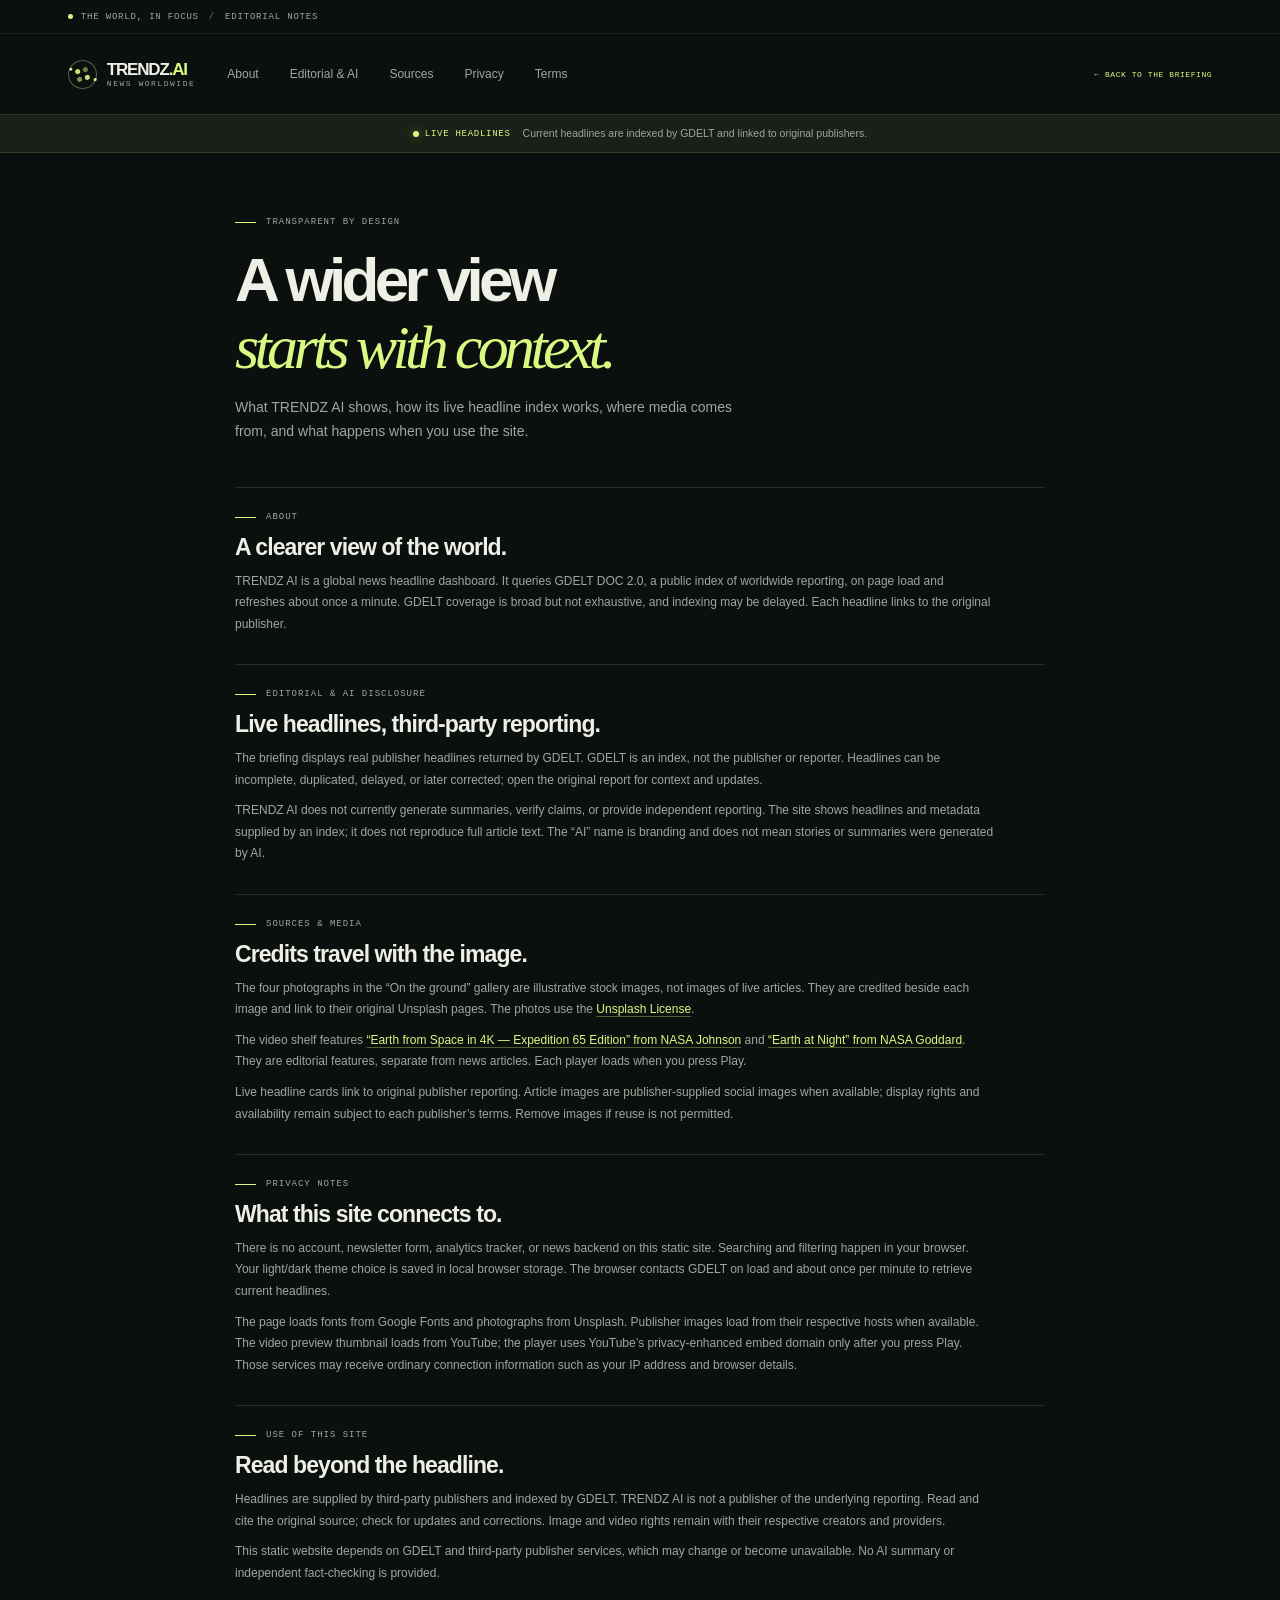
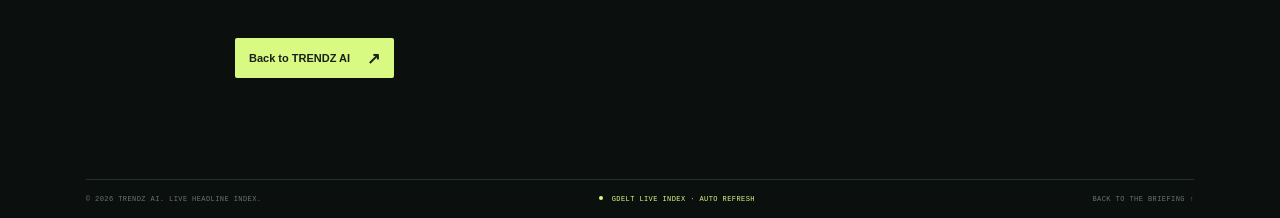
<file: site-info.html>
<!doctype html>
<html lang="en">
<head>
  <meta charset="utf-8">
  <meta name="viewport" content="width=device-width, initial-scale=1">
  <meta name="theme-color" content="#09100f">
  <meta name="description" content="How TRENDZ AI's live global news index works, with editorial and media disclosures.">
  <title>About &amp; disclosures — TRENDZ AI</title>
  <link rel="stylesheet" href="styles.css">
  <link rel="stylesheet" href="styles-overrides.css">
  <link rel="stylesheet" href="styles-info.css">
</head>
<body>
  <div class="topline"><span class="topline-dot"></span> THE WORLD, IN FOCUS <span class="topline-sep">/</span> EDITORIAL NOTES</div>
  <header class="header"><a class="brand" href="index.html#top" aria-label="TRENDZ AI home"><span class="brand-mark" aria-hidden="true"><span></span><span></span><span></span><span></span></span><span class="brand-word">TRENDZ<span class="brand-ai">.AI</span><small>NEWS WORLDWIDE</small></span></a><nav class="main-nav" aria-label="Section links"><a href="#about">About</a><a href="#editorial">Editorial &amp; AI</a><a href="#sources">Sources</a><a href="#privacy">Privacy</a><a href="#terms">Terms</a></nav><a class="back-to-news" href="index.html">← BACK TO THE BRIEFING</a></header>
  <div class="demo-banner"><span class="demo-pill"><span class="pulse"></span> LIVE HEADLINES</span><span>Current headlines are indexed by GDELT and linked to original publishers.</span></div>
  <main class="site-info-page">
    <div class="eyebrow"><span class="eyebrow-line"></span> TRANSPARENT BY DESIGN</div>
    <h1>A wider view<br><em>starts with context.</em></h1>
    <p class="info-page-intro">What TRENDZ AI shows, how its live headline index works, where media comes from, and what happens when you use the site.</p>
    <section id="about" class="info-section"><div class="eyebrow"><span class="eyebrow-line"></span> ABOUT</div><h2>A clearer view of the world.</h2><p>TRENDZ AI is a global news headline dashboard. It queries GDELT DOC 2.0, a public index of worldwide reporting, on page load and refreshes about once a minute. GDELT coverage is broad but not exhaustive, and indexing may be delayed. Each headline links to the original publisher.</p></section>
    <section id="editorial" class="info-section"><div class="eyebrow"><span class="eyebrow-line"></span> EDITORIAL &amp; AI DISCLOSURE</div><h2>Live headlines, third-party reporting.</h2><p>The briefing displays real publisher headlines returned by GDELT. GDELT is an index, not the publisher or reporter. Headlines can be incomplete, duplicated, delayed, or later corrected; open the original report for context and updates.</p><p>TRENDZ AI does not currently generate summaries, verify claims, or provide independent reporting. The site shows headlines and metadata supplied by an index; it does not reproduce full article text. The “AI” name is branding and does not mean stories or summaries were generated by AI.</p></section>
    <section id="sources" class="info-section"><div class="eyebrow"><span class="eyebrow-line"></span> SOURCES &amp; MEDIA</div><h2>Credits travel with the image.</h2><p>The four photographs in the “On the ground” gallery are illustrative stock images, not images of live articles. They are credited beside each image and link to their original Unsplash pages. The photos use the <a href="https://unsplash.com/license" target="_blank" rel="noreferrer">Unsplash License</a>.</p><p>The video shelf features <a href="https://www.youtube.com/watch?v=yQNEKTOL_oA" target="_blank" rel="noreferrer">“Earth from Space in 4K — Expedition 65 Edition” from NASA Johnson</a> and <a href="https://www.youtube.com/watch?v=Q3YYwIsMHzw" target="_blank" rel="noreferrer">“Earth at Night” from NASA Goddard</a>. They are editorial features, separate from news articles. Each player loads when you press Play.</p><p>Live headline cards link to original publisher reporting. Article images are publisher-supplied social images when available; display rights and availability remain subject to each publisher’s terms. Remove images if reuse is not permitted.</p></section>
    <section id="privacy" class="info-section"><div class="eyebrow"><span class="eyebrow-line"></span> PRIVACY NOTES</div><h2>What this site connects to.</h2><p>There is no account, newsletter form, analytics tracker, or news backend on this static site. Searching and filtering happen in your browser. Your light/dark theme choice is saved in local browser storage. The browser contacts GDELT on load and about once per minute to retrieve current headlines.</p><p>The page loads fonts from Google Fonts and photographs from Unsplash. Publisher images load from their respective hosts when available. The video preview thumbnail loads from YouTube; the player uses YouTube’s privacy-enhanced embed domain only after you press Play. Those services may receive ordinary connection information such as your IP address and browser details.</p></section>
    <section id="terms" class="info-section"><div class="eyebrow"><span class="eyebrow-line"></span> USE OF THIS SITE</div><h2>Read beyond the headline.</h2><p>Headlines are supplied by third-party publishers and indexed by GDELT. TRENDZ AI is not a publisher of the underlying reporting. Read and cite the original source; check for updates and corrections. Image and video rights remain with their respective creators and providers.</p><p>This static website depends on GDELT and third-party publisher services, which may change or become unavailable. No AI summary or independent fact-checking is provided.</p></section>
    <div class="info-page-back"><a class="button-primary" href="index.html">Back to TRENDZ AI <span>↗</span></a></div>
  </main>
  <footer><div class="footer-bottom"><span>© 2026 TRENDZ AI. LIVE HEADLINE INDEX.</span><span><i></i> GDELT LIVE INDEX · AUTO REFRESH</span><a href="index.html#top">BACK TO THE BRIEFING ↑</a></div></footer>
</body>
</html>
</file>
<file: styles.css>
:root{color-scheme:dark;--bg:#0b100f;--panel:#111817;--panel2:#151d1b;--line:#25302c;--line-soft:#1b2421;--text:#eef0e6;--muted:#9ca89d;--dim:#68756a;--accent:#d9fa82;--accent-dark:#19221a;--white:#fff;--mint:#9cdbb0;--blue:#92bddc;--yellow:#ead08a;--coral:#e79c88;--violet:#c4a7e8;--serif:Georgia,'Times New Roman',serif;--sans:'DM Sans',Arial,sans-serif;--display:Manrope,'DM Sans',sans-serif;--mono:'DM Mono',monospace}*{box-sizing:border-box}html{scroll-behavior:smooth;scroll-padding-top:100px}body{margin:0;background:var(--bg);color:var(--text);font-family:var(--sans);font-size:14px;line-height:1.5;transition:background .2s,color .2s}body.light-theme{color-scheme:light;--bg:#f4f5ef;--panel:#fff;--panel2:#f0f2e9;--line:#dce0d4;--line-soft:#e8ebe2;--text:#18201b;--muted:#647065;--dim:#879187;--accent:#536c21;--accent-dark:#eff4e5;--white:#101611}a{color:inherit;text-decoration:none}button,input,select{font:inherit;color:inherit}button{cursor:pointer}.topline{height:34px;padding:0 max(calc((100vw - 1240px)/2),5.3vw);display:flex;align-items:center;gap:8px;border-bottom:1px solid var(--line-soft);color:var(--muted);font:9px var(--mono);letter-spacing:.09em}.topline-dot{width:5px;height:5px;background:var(--accent);border-radius:50%}.topline-sep{color:var(--dim);padding:0 2px}.topline-right{margin-left:auto}.utc-clock{color:var(--dim);margin-left:13px}.header{height:81px;padding:0 max(calc((100vw - 1240px)/2),5.3vw);display:flex;align-items:center;border-bottom:1px solid var(--line);gap:52px}.brand{display:flex;align-items:center;gap:10px;flex-shrink:0}.brand-mark{width:29px;height:29px;border:1px solid #526247;border-radius:50%;position:relative;display:grid;grid-template-columns:repeat(2,5px);grid-template-rows:repeat(2,5px);align-content:center;justify-content:center;gap:3px;transform:rotate(-14deg)}.brand-mark:before,.brand-mark:after{content:'';position:absolute;width:3px;height:3px;background:var(--accent);border-radius:50%;left:2px;top:4px}.brand-mark:after{left:auto;top:auto;right:1px;bottom:4px}.brand-mark span{background:var(--accent);border-radius:50%;opacity:.9}.brand-mark span:nth-child(2){opacity:.47}.brand-mark span:nth-child(3){opacity:.57}.brand-word{font:800 17px var(--display);letter-spacing:-.07em}.brand-ai{color:var(--accent)}.brand-word small{display:block;color:var(--muted);font:8px var(--mono);letter-spacing:.19em;margin-top:-1px}.main-nav{display:flex;align-items:center;gap:31px;height:100%;flex:1}.main-nav a{font-size:12px;color:var(--muted);height:100%;display:flex;align-items:center;position:relative}.main-nav a:hover,.main-nav .nav-active{color:var(--text)}.nav-active:after{content:'';position:absolute;bottom:0;left:0;right:0;height:2px;background:var(--accent)}.header-actions{display:flex;align-items:center;gap:14px}.searchbox{width:203px;height:36px;border:1px solid var(--line);border-radius:3px;display:flex;align-items:center;padding:0 9px;gap:8px;color:var(--dim)}.searchbox svg,.icon-button svg{width:16px;fill:none;stroke:currentColor;stroke-width:1.5}.searchbox input{background:none;border:0;outline:0;width:100%;font-size:11px}.searchbox input::placeholder{color:var(--dim)}kbd{border:1px solid var(--line);border-radius:2px;padding:0px 5px;font:10px var(--mono)}.icon-button,.menu-toggle{background:none;border:0;color:var(--muted);padding:4px}.icon-button:hover{color:var(--accent)}.menu-toggle{display:none}.demo-banner{height:38px;background:rgba(217,250,130,.065);border-bottom:1px solid rgba(217,250,130,.13);display:flex;align-items:center;justify-content:center;gap:12px;color:var(--muted);font-size:10.5px}.demo-banner strong{color:var(--text);font-weight:500}.demo-pill{font:9px var(--mono);letter-spacing:.08em;color:var(--accent);display:flex;gap:6px;align-items:center}.pulse{width:6px;height:6px;border-radius:50%;background:var(--accent);box-shadow:0 0 10px #d9fa8277}.demo-banner button{border:1px solid var(--dim);background:transparent;color:var(--muted);border-radius:50%;width:15px;height:15px;font:10px var(--serif);padding:0}.hero{max-width:1240px;margin:auto;min-height:419px;padding:61px 0 43px;display:grid;grid-template-columns:1fr 1.02fr;position:relative;border-bottom:1px solid var(--line);overflow:hidden}.hero-copy{padding:20px 0 0 18px;position:relative;z-index:1}.eyebrow{display:flex;align-items:center;gap:10px;color:var(--muted);font:9px var(--mono);letter-spacing:.11em}.eyebrow-line{display:inline-block;width:21px;height:1px;background:var(--accent)}.eyebrow-live{color:var(--accent);font-size:8px;margin-left:8px}.eyebrow-live i,.refresh-count i{display:inline-block;width:5px;height:5px;border-radius:50%;background:var(--accent);margin-right:5px;vertical-align:1px}.hero h1{font:600 clamp(40px,5vw,62px)/1.04 var(--display);letter-spacing:-.075em;margin:25px 0 17px}.hero h1 span{font:italic 400 1em var(--serif);letter-spacing:-.058em;color:var(--accent)}.hero-intro{max-width:360px;color:var(--muted);font-size:13px;line-height:1.75;margin:0}.hero-buttons{display:flex;align-items:center;gap:22px;margin-top:24px}.button-primary{height:40px;display:inline-flex;align-items:center;gap:17px;background:var(--accent);border:0;border-radius:2px;color:#182017;padding:0 14px;font:600 11px var(--sans);transition:transform .15s,filter .15s}.button-primary span{font-size:16px}.button-primary:hover{transform:translateY(-1px);filter:brightness(1.06)}.coverage-note{font:8px var(--mono);letter-spacing:.04em;color:var(--muted);display:flex;align-items:center;gap:7px}.coverage-note svg{width:15px;fill:none;stroke:var(--accent);stroke-width:1}.globe-stage{height:310px;position:relative;display:flex;align-items:center;justify-content:center;margin-top:-8px}.globe{width:min(330px,75vw);height:min(330px,75vw);z-index:1;filter:drop-shadow(0 3px 30px #8aaa7912)}.globe svg{width:100%;height:100%;overflow:visible}.globe-halo{position:absolute;width:330px;height:230px;border:1px solid #788a6217;border-radius:50%;transform:rotate(-22deg)}.orbital{position:absolute;width:375px;height:210px;border:1px solid #a9bf8421;border-radius:50%;transform:rotate(-32deg)}.orbital-two{width:295px;height:400px;transform:rotate(48deg);border-color:#a9bf8417}.map-label{position:absolute;z-index:2;font:8px var(--mono);letter-spacing:.07em;color:var(--text);display:flex;align-items:center;gap:5px}.map-label i{width:4px;height:4px;background:var(--accent);border-radius:50%}.map-label span{color:var(--dim);font-size:7px}.label-accra{left:4%;top:64%}.label-london{right:6%;top:25%}.label-singapore{right:0;bottom:20%}.globe-caption{position:absolute;bottom:0;right:7%;display:flex;gap:9px;align-items:center;color:var(--muted);font:7px/1.7 var(--mono);letter-spacing:.09em}.globe-caption b{font-weight:400;color:var(--accent)}.caption-bars{height:21px;display:flex;align-items:flex-end;gap:2px}.caption-bars i{display:block;width:2px;background:var(--accent);height:6px;opacity:.55}.caption-bars i:nth-child(2){height:13px}.caption-bars i:nth-child(3){height:9px}.caption-bars i:nth-child(4){height:19px}.caption-bars i:nth-child(5){height:11px}.hero-footnote{position:absolute;bottom:14px;left:18px;right:18px;display:flex;justify-content:space-between;color:var(--dim);font:8px var(--mono);letter-spacing:.12em}.hero-footnote span:first-child{color:var(--accent)}.ticker{height:48px;max-width:1240px;margin:auto;border-bottom:1px solid var(--line);display:flex;align-items:center;overflow:hidden}.ticker-label{font:8px var(--mono);letter-spacing:.1em;color:var(--accent);white-space:nowrap;padding:0 17px 0 18px;height:100%;display:flex;align-items:center;gap:7px;border-right:1px solid var(--line)}.ticker-live{width:6px;height:6px;border-radius:50%;background:var(--accent);box-shadow:0 0 8px #d9fa8266}.ticker-window{overflow:hidden;flex:1}.ticker-track{display:flex;width:max-content;animation:marquee 90s linear infinite}.ticker-track.paused{animation-play-state:paused}.ticker-item{white-space:nowrap;padding:0 26px;border-right:1px solid var(--line);color:var(--muted);font-size:10px}.ticker-item b{font:8px var(--mono);color:var(--accent);margin-right:7px;font-weight:400}.ticker-pause{width:42px;height:100%;background:none;border:0;border-left:1px solid var(--line);color:var(--dim);font-size:12px}@keyframes marquee{from{transform:translateX(0)}to{transform:translateX(-50%)}}.briefing{max-width:1240px;margin:auto;padding:53px 0 62px}.section-heading{display:flex;align-items:flex-end;justify-content:space-between;margin:0 18px 25px}.section-kicker{font-size:8px}.freshness{border-left:1px solid var(--line);padding-left:9px;margin-left:2px;color:var(--dim);font-size:8px}.section-heading h2{font:600 38px/1.12 var(--display);letter-spacing:-.07em;margin:12px 0 0}.section-heading h2 em{font:italic 400 1em var(--serif);color:var(--accent)}.heading-side{display:flex;flex-direction:column;align-items:flex-end;gap:6px;color:var(--dim);font:8px var(--mono);letter-spacing:.08em;padding-bottom:5px}.refresh-count{color:var(--muted);font-size:8px}.filter-row{margin:0 18px 21px;display:flex;align-items:center;justify-content:space-between;border-bottom:1px solid var(--line)}.category-scroll{display:flex;align-items:center;gap:4px;overflow-x:auto;scrollbar-width:none}.category-scroll::-webkit-scrollbar{display:none}.filter-chip{height:37px;white-space:nowrap;padding:0 11px;background:none;border:0;border-bottom:2px solid transparent;color:var(--muted);font-size:10px}.filter-chip:hover{color:var(--text)}.filter-chip.active{color:var(--accent);border-color:var(--accent)}.filter-chip span{font:8px var(--mono);margin-left:3px;opacity:.7}.region-select{height:34px;min-width:154px;border:1px solid var(--line);border-radius:2px;display:flex;align-items:center;padding:0 9px;gap:7px;color:var(--dim);font:8px var(--mono);letter-spacing:.06em;position:relative;margin-left:18px}.region-select select{appearance:none;background:transparent;border:0;outline:0;font:10px var(--sans);color:var(--text);flex:1;cursor:pointer}.region-select option{background:var(--panel)}.select-chevron{pointer-events:none;font-size:13px}.feed-layout{display:grid;grid-template-columns:minmax(0,1fr) 267px;gap:31px;padding:0 18px}.feed-meta{height:32px;display:flex;align-items:center;justify-content:space-between;color:var(--dim);font:8px var(--mono);letter-spacing:.08em}.feed-meta b{color:var(--text);font-weight:400}.reset-button{margin-left:auto;background:none;border:0;color:var(--accent);font:8px var(--mono);padding:0 14px}.sort-label{margin-left:auto}.sort-label span{font-size:12px;color:var(--accent);margin-left:6px}.stories{border-top:1px solid var(--line)}.story-card{min-height:153px;border-bottom:1px solid var(--line);padding:20px 0;display:grid;grid-template-columns:1fr 126px;gap:18px;cursor:pointer;transition:background .18s;animation:rise .35s both}.story-card:hover{background:linear-gradient(90deg,transparent,rgba(217,250,130,.035))}.story-card:focus-visible{outline:1px solid var(--accent);outline-offset:-1px}@keyframes rise{from{opacity:0;transform:translateY(7px)}to{opacity:1;transform:translateY(0)}}.story-meta{display:flex;align-items:center;gap:8px;color:var(--dim);font:8px var(--mono);letter-spacing:.055em}.story-category{color:var(--accent)}.meta-sep{color:var(--line)}.demo-tag{font:7px var(--mono);color:var(--dim);border:1px solid var(--line);padding:2px 4px;border-radius:2px}.story-title{font:600 16px/1.3 var(--display);letter-spacing:-.035em;margin:10px 0 6px;max-width:620px}.story-summary{color:var(--muted);font-size:10.5px;line-height:1.65;margin:0;max-width:660px}.story-bottom{display:flex;align-items:center;gap:8px;margin-top:10px;color:var(--dim);font:8px var(--mono)}.story-source{color:var(--muted)}.ai-mini{color:var(--accent);border-left:1px solid var(--line);padding-left:8px}.story-thumb{min-height:108px;align-self:center;border:1px solid var(--line);border-radius:2px;overflow:hidden;position:relative;background:linear-gradient(135deg,#1e332f,#101715)}.story-thumb:before,.story-thumb:after{content:'';position:absolute;border-radius:50%;width:110px;height:110px;border:1px solid #c5df8b35;left:29px;top:12px}.story-thumb:after{width:65px;height:110px;left:52px}.story-thumb span{position:absolute;left:12px;bottom:9px;color:#c1d4a0;font:7px var(--mono);letter-spacing:.12em;z-index:1}.story-thumb .thumb-art{position:absolute;inset:0;display:grid;place-items:center;color:#cce98c35;font:49px var(--serif)}.thumb-city{background:linear-gradient(145deg,#182928,#2a3025)}.thumb-city:before{width:104px;height:73px;border:0;border-radius:0;left:11px;top:auto;bottom:0;background:linear-gradient(90deg,transparent 6%,#b1c39819 6% 15%,transparent 15% 20%,#b1c39830 20% 32%,transparent 32% 39%,#b1c39821 39% 52%,transparent 52% 61%,#b1c39833 61% 77%,transparent 77%)}.thumb-city:after{width:130px;height:1px;border:0;border-radius:0;background:#b1c39848;left:0;top:auto;bottom:25px}.thumb-leaf{background:linear-gradient(140deg,#22372c,#101815)}.thumb-leaf:before{width:91px;height:49px;left:14px;top:29px;border-radius:100% 0 100% 0;transform:rotate(-35deg);background:#98c7921f}.thumb-leaf:after{width:1px;height:74px;border:0;border-radius:0;background:#b7dc9755;left:62px;top:20px;transform:rotate(-41deg)}.thumb-sky{background:linear-gradient(145deg,#26303c,#12191c)}.thumb-sky:before{width:86px;height:86px;left:20px;top:10px}.thumb-sky:after{width:53px;height:94px;left:36px;top:6px}.thumb-culture{background:linear-gradient(135deg,#34272b,#181316)}.thumb-culture:before{border-color:#d69c9560;transform:rotate(27deg)}.thumb-ocean{background:linear-gradient(135deg,#183536,#0e191b)}.thumb-ocean:before{border-color:#8ed4db44;transform:scaleY(.5) rotate(35deg)}.thumb-tech{background:linear-gradient(135deg,#2b3330,#171917)}.thumb-tech:before{width:81px;height:81px;left:23px;top:14px;border-radius:0;transform:rotate(45deg);border-color:#bee18855}.thumb-food{background:linear-gradient(135deg,#383323,#1d1a13)}.thumb-food:before{width:94px;height:40px;left:16px;top:34px;border-radius:50%;border-color:#e7d38a55}.thumb-ball{background:linear-gradient(135deg,#263727,#141916)}.thumb-ball:before{border-color:#bfdf9a50;width:68px;height:68px;left:27px;top:21px}.thumb-health{background:linear-gradient(135deg,#263834,#131c1b)}.thumb-health:before{width:66px;height:66px;left:30px;top:20px;border-color:#9ed7bf50}.sidebar{display:flex;flex-direction:column;gap:13px}.side-card{background:var(--panel);border:1px solid var(--line);padding:17px}.side-title{display:flex;align-items:center;justify-content:space-between;font:8px var(--mono);letter-spacing:.095em;color:var(--text);padding-bottom:12px;border-bottom:1px solid var(--line)}.side-count{color:var(--dim);font-size:7px}.trending-item{display:grid;grid-template-columns:22px 1fr auto;align-items:center;gap:5px;min-height:41px;border-bottom:1px solid var(--line-soft)}.trending-rank{font:8px var(--mono);color:var(--dim)}.trending-topic{font-size:10px;color:var(--text)}.trending-topic:hover{color:var(--accent)}.trend-change{font:7px var(--mono);color:var(--mint)}.trend-change.down{color:var(--coral)}.side-note{color:var(--dim);font:7px var(--mono);letter-spacing:.06em;margin-top:11px}.side-icon{color:var(--accent);font-size:15px}.region-stat{height:32px;display:flex;align-items:center;justify-content:space-between;border-bottom:1px solid var(--line-soft);font:8px var(--mono);letter-spacing:.04em;color:var(--muted)}.region-stat b{color:var(--text);font:9px var(--mono)}.region-stat small{color:var(--dim);font-size:7px;font-weight:400}.region-dot{display:inline-block;width:5px;height:5px;border-radius:50%;margin-right:5px;vertical-align:1px}.dot-green{background:var(--mint)}.dot-blue{background:var(--blue)}.dot-yellow{background:var(--yellow)}.dot-coral{background:var(--coral)}.dot-violet{background:var(--violet)}.all-regions{width:100%;background:none;border:0;text-align:left;color:var(--accent);font:8px var(--mono);letter-spacing:.06em;padding:13px 0 0}.all-regions span{float:right;font-size:13px;margin-top:-4px}.ai-card{padding:17px;display:grid;grid-template-columns:37px 1fr;gap:11px;background:linear-gradient(130deg,var(--panel),var(--accent-dark))}.ai-orbit{height:35px;width:35px;display:grid;place-items:center;border:1px solid #8ba16c4f;border-radius:50%;color:var(--accent);font-size:15px;position:relative}.ai-orbit:after{content:'';position:absolute;inset:-4px;border:1px solid #8ba16c25;border-radius:50%}.ai-label{font:7px var(--mono);letter-spacing:.1em;color:var(--accent);margin-bottom:4px}.ai-card h3{font:600 12px var(--display);margin:0;letter-spacing:-.025em}.ai-card p{font-size:9px;line-height:1.6;color:var(--muted);margin:6px 0 0}.ai-disclosure{grid-column:1/-1;border-top:1px solid var(--line);padding-top:10px;margin-top:2px;color:var(--dim);font:7px var(--mono);letter-spacing:.07em}.ai-disclosure span{color:var(--accent);margin-right:4px}.empty-state{text-align:center;padding:45px 15px;border-top:1px solid var(--line);color:var(--muted)}.empty-state>span{font:27px var(--serif);color:var(--accent)}.empty-state h3{color:var(--text);font:600 18px var(--display);margin:8px 0}.empty-state p{font-size:11px}.empty-state button{background:var(--accent);border:0;color:#1a2117;padding:8px 11px;font-size:10px;border-radius:2px}.sources-strip{max-width:1240px;margin:auto;border-top:1px solid var(--line);border-bottom:1px solid var(--line);min-height:61px;display:flex;align-items:center;gap:12px;padding:0 18px;color:var(--muted);font-size:9px}.sources-strip .source-star{font-size:16px;color:var(--accent)}.sources-strip b{color:var(--text);font:8px var(--mono);letter-spacing:.04em}.sources-strip a{margin-left:auto;white-space:nowrap;color:var(--accent);font:8px var(--mono);letter-spacing:.07em}.sources-strip a span{font-size:13px;margin-left:8px}footer{max-width:1240px;margin:auto;padding:29px 18px 0}.footer-main{display:grid;grid-template-columns:180px 1fr auto;align-items:start;gap:20px;min-height:97px}.footer-brand{align-self:start}.footer-main>p{margin:3px 0;color:var(--muted);font:italic 13px/1.55 var(--serif)}.footer-links{display:flex;gap:20px;padding-top:6px;color:var(--muted);font-size:9px}.footer-links a:hover{color:var(--accent)}.api-link{grid-column:3;background:none;border:1px solid var(--line);padding:7px 9px;color:var(--dim);font:7px var(--mono);letter-spacing:.06em}.api-link:hover{color:var(--accent);border-color:var(--accent)}.footer-bottom{min-height:39px;border-top:1px solid var(--line);display:flex;align-items:center;justify-content:space-between;color:var(--dim);font:7px var(--mono);letter-spacing:.06em}.footer-bottom span:nth-child(2){color:var(--accent)}.footer-bottom span:nth-child(2) i{display:inline-block;width:4px;height:4px;background:var(--accent);border-radius:50%;vertical-align:1px;margin-right:4px}.footer-bottom a:hover{color:var(--text)}.article-dialog,.info-dialog{max-width:min(620px,calc(100% - 32px));width:620px;max-height:calc(100% - 36px);overflow:auto;background:var(--panel);color:var(--text);border:1px solid var(--line);border-radius:4px;padding:34px;box-shadow:0 20px 80px #0009}.article-dialog::backdrop,.info-dialog::backdrop{background:#020605c9;backdrop-filter:blur(3px)}.modal-close{position:absolute;right:15px;top:11px;background:none;border:0;color:var(--muted);font-size:23px}.article-dialog{position:relative}.article-detail-meta{display:flex;gap:9px;align-items:center;font:8px var(--mono);letter-spacing:.06em;color:var(--muted)}.article-detail-meta .story-category{color:var(--accent)}.article-dialog h2{font:600 31px/1.17 var(--display);letter-spacing:-.055em;margin:19px 0 14px}.detail-summary{font:14px/1.75 var(--sans);color:var(--muted)}.detail-box{margin-top:18px;padding:15px;background:var(--panel2);border-left:2px solid var(--accent)}.detail-box b{font:8px var(--mono);letter-spacing:.08em;color:var(--accent)}.detail-box p{margin:7px 0 0;color:var(--muted);font-size:12px;line-height:1.7}.detail-footer{margin-top:20px;border-top:1px solid var(--line);padding-top:12px;color:var(--dim);font:8px var(--mono)}.info-dialog{position:relative;width:570px;padding:39px}.info-dialog h2{font:600 30px/1.2 var(--display);letter-spacing:-.06em;margin:17px 0}.info-dialog h2 em{font:italic 400 1em var(--serif);color:var(--accent)}.info-dialog p{color:var(--muted);font-size:12px;line-height:1.8}.info-dialog .button-primary{margin-top:10px}.toast{position:fixed;left:50%;bottom:21px;transform:translate(-50%,15px);opacity:0;pointer-events:none;padding:10px 14px;background:var(--text);color:var(--bg);font-size:10px;border-radius:3px;transition:all .2s;z-index:10}.toast.show{opacity:1;transform:translate(-50%,0)}@media(max-width:1300px){.hero,.ticker,.briefing,.sources-strip,footer{max-width:calc(100% - 10.6vw)}.header{gap:32px}}@media(max-width:900px){.header{gap:22px}.main-nav{gap:17px}.searchbox{width:165px}.hero{grid-template-columns:1fr .9fr}.globe-stage{transform:scale(.88);transform-origin:center}.feed-layout{grid-template-columns:minmax(0,1fr) 230px;gap:19px}.category-scroll{max-width:calc(100% - 164px)}.footer-main{grid-template-columns:160px 1fr auto}.footer-links{grid-column:1/3;grid-row:2;padding:0 0 18px;flex-wrap:wrap}.api-link{grid-column:3;grid-row:1}}@media(max-width:680px){.topline{height:29px;padding:0 17px;font-size:8px}.topline-right{font-size:0}.utc-clock{font-size:8px}.header{height:65px;padding:0 17px;justify-content:space-between;position:sticky;top:0;z-index:5;background:var(--bg)}.brand-word{font-size:16px}.header-actions{gap:9px}.searchbox{width:37px;height:34px;padding:0 9px;border-color:transparent;transition:width .2s,border-color .2s}.searchbox:focus-within{width:min(190px,45vw);border-color:var(--line)}.searchbox input:not(:focus){width:0;padding:0}.searchbox:focus-within input{width:100%}.searchbox kbd{display:none}.icon-button{padding:3px}.menu-toggle{display:block;font-size:19px;color:var(--muted)}.main-nav{display:none;position:absolute;left:0;right:0;top:64px;height:auto;background:var(--panel);border-bottom:1px solid var(--line);padding:8px 17px 15px;z-index:6}.main-nav.open{display:flex;flex-direction:column;align-items:stretch;gap:0}.main-nav a{height:38px;border-bottom:1px solid var(--line-soft)}.main-nav a:after{display:none}.demo-banner{height:auto;min-height:39px;padding:7px 14px;gap:8px;font-size:9px}.demo-pill{font-size:8px;white-space:nowrap}.hero{max-width:none;min-height:0;padding:43px 17px 36px;display:block}.hero-copy{padding:0}.eyebrow{font-size:8px;gap:7px}.eyebrow-live{margin-left:0}.hero h1{font-size:47px;margin:22px 0 12px}.hero-intro{max-width:320px;font-size:12px}.hero-buttons{margin-top:19px;gap:13px;flex-wrap:wrap}.button-primary{height:38px}.coverage-note{font-size:7px}.globe-stage{height:265px;margin:15px -15px 3px;transform:none}.globe{width:266px;height:266px}.orbital{width:305px;height:171px}.orbital-two{width:240px;height:320px}.globe-halo{width:270px;height:190px}.label-accra{left:7%;top:61%}.label-london{right:7%;top:19%}.label-singapore{right:1%;bottom:15%}.globe-caption{right:8%;bottom:-6px}.hero-footnote{left:17px;right:17px;bottom:12px;font-size:7px}.ticker{max-width:none;height:43px}.ticker-label{padding:0 11px 0 16px;font-size:7px}.ticker-item{padding:0 18px;font-size:9px}.ticker-pause{width:33px}.briefing{max-width:none;padding:39px 0 42px}.section-heading{margin:0 16px 18px;align-items:flex-end}.section-heading h2{font-size:33px}.section-kicker{flex-wrap:wrap;font-size:7px;gap:6px}.freshness{font-size:7px}.heading-side{font-size:0}.refresh-count{font-size:7px;white-space:nowrap}.filter-row{margin:0 0 15px 16px;display:block}.category-scroll{max-width:100%;padding-right:13px}.filter-chip{height:39px;padding:0 10px;font-size:9px}.region-select{margin:10px 16px 10px 0;width:100%;height:34px}.feed-layout{display:block;padding:0 16px}.feed-meta{font-size:7px}.story-card{grid-template-columns:1fr 91px;gap:11px;min-height:141px;padding:16px 0}.story-title{font-size:13px;margin:8px 0 5px}.story-summary{font-size:9.5px;line-height:1.55}.story-meta{font-size:7px;gap:6px}.story-bottom{font-size:7px;flex-wrap:wrap}.story-thumb{min-height:91px}.thumb-art{font-size:35px!important}.story-thumb:before{transform:scale(.8);transform-origin:center}.sidebar{margin-top:23px;display:grid;grid-template-columns:1fr 1fr;gap:10px}.trend-card{grid-column:1/-1}.side-card{padding:13px}.regions-card .region-stat{font-size:7px}.ai-card{grid-column:1/-1}.sources-strip{max-width:none;min-height:70px;padding:12px 16px;align-items:flex-start;font-size:8px;line-height:1.6}.sources-strip .source-star{font-size:13px}.sources-strip a{font-size:7px;margin-top:1px}.footer-main{grid-template-columns:1fr auto;gap:13px;min-height:0;padding-bottom:18px}.footer-main>p{grid-column:1/-1;grid-row:2}.footer-links{grid-column:1/-1;grid-row:3;gap:14px;padding:3px 0 0}.api-link{grid-column:2;grid-row:1;font-size:7px}.footer-bottom{min-height:55px;display:grid;grid-template-columns:1fr auto;gap:5px;padding:8px 0;font-size:6px}.footer-bottom span:nth-child(2){grid-column:1;grid-row:2}.footer-bottom a{grid-column:2;grid-row:1/3}.article-dialog,.info-dialog{padding:27px 21px}.article-dialog h2,.info-dialog h2{font-size:25px}.detail-summary{font-size:12px}.info-dialog p{font-size:11px}}@media(prefers-reduced-motion:reduce){*,*::before,*::after{scroll-behavior:auto!important;animation-duration:.01ms!important;animation-iteration-count:1!important;transition-duration:.01ms!important}}
</file>
<file: styles-overrides.css>
[hidden]{display:none!important}.language-control{height:31px;display:flex;align-items:center;border-left:1px solid var(--line);padding-left:11px}.language-control select{appearance:none;border:0;background:transparent;color:var(--muted);font:8px var(--mono);letter-spacing:.06em;cursor:pointer;outline-offset:3px}.language-control option{background:var(--panel);color:var(--text)}.language-control select:hover{color:var(--accent)}.sr-only{position:absolute;width:1px;height:1px;padding:0;margin:-1px;overflow:hidden;clip:rect(0,0,0,0);white-space:nowrap;border:0}.loading-state{display:grid;grid-template-columns:repeat(3,1fr);gap:12px;padding:16px 0}.loading-state i{height:100px;background:linear-gradient(105deg,var(--panel),var(--panel2),var(--panel));background-size:200% 100%;animation:shimmer 1.5s infinite;border:1px solid var(--line);border-radius:2px}.loading-state span{grid-column:1/-1;color:var(--dim);font:8px var(--mono);letter-spacing:.08em}@keyframes shimmer{to{background-position:-200% 0}}@media(max-width:680px){.header-actions{gap:6px}.language-control{padding-left:7px}.language-control select{font-size:7px}.loading-state{gap:6px}.loading-state i{height:70px}}
.media-desk{max-width:1240px;margin:38px auto 0;display:grid;grid-template-columns:minmax(0,1.3fr) minmax(260px,.7fr);gap:23px;padding:0 18px}.media-gallery{min-width:0}.media-heading{display:flex;align-items:flex-end;justify-content:space-between;margin-bottom:14px}.media-heading h2{font:600 28px/1.1 var(--display);letter-spacing:-.065em;margin:7px 0 0}.media-heading h2 em,.video-copy h3 em{font:italic 400 1em var(--serif);color:var(--accent)}.media-index{font:8px var(--mono);color:var(--dim);letter-spacing:.08em;padding-bottom:4px}.photo-grid{display:grid;grid-template-columns:1fr 1fr;gap:8px}.photo-tile{height:140px;position:relative;overflow:hidden;margin:0;border:1px solid var(--line);background:var(--panel);isolation:isolate}.photo-tile:after{content:'';position:absolute;inset:25% 0 0;background:linear-gradient(transparent,#07100de6);z-index:0}.photo-tile img{width:100%;height:100%;object-fit:cover;display:block;transition:transform .5s,filter .3s;filter:saturate(.82)}.photo-tile:hover img{transform:scale(1.035);filter:saturate(1)}.photo-tile figcaption{position:absolute;left:10px;right:10px;bottom:8px;z-index:1;display:flex;flex-direction:column;gap:3px}.photo-tile figcaption span{font:8px var(--mono);letter-spacing:.09em;color:#f0f3e9}.photo-tile figcaption a{width:fit-content;font:8px var(--sans);color:#cad0c4}.photo-tile figcaption a:hover{color:var(--accent)}.media-credit-note{font:7px var(--mono);letter-spacing:.025em;color:var(--dim);margin:8px 0 0}.video-feature{border:1px solid var(--line);background:linear-gradient(145deg,var(--panel),var(--panel2));min-width:0;display:flex;flex-direction:column}.video-art{position:relative;aspect-ratio:16/8.7;overflow:hidden;background:#13201c}.video-art>img{width:100%;height:100%;object-fit:cover;filter:brightness(.72) saturate(.77);display:block}.video-art:after{content:'';position:absolute;inset:0;background:linear-gradient(130deg,#0b100f35,#0b100f99)}.video-grain{position:absolute;inset:0;z-index:1;background:repeating-linear-gradient(0deg,transparent 0 21px,#ffffff08 22px,#ffffff08 23px);pointer-events:none}.video-orbit{position:absolute;z-index:1;width:185px;height:112px;border:1px solid #d9fa8260;border-radius:50%;top:50%;left:50%;transform:translate(-50%,-50%) rotate(-24deg);pointer-events:none}.play-button{position:absolute;z-index:2;top:50%;left:50%;transform:translate(-50%,-50%);width:47px;height:47px;border:1px solid #e7f6c8b0;border-radius:50%;background:#d9fa82;color:#1b2417;display:grid;place-items:center;font-size:13px;padding-left:2px;box-shadow:0 0 0 8px #d9fa8218;transition:transform .16s}.play-button:hover{transform:translate(-50%,-50%) scale(1.07)}.video-duration{position:absolute;right:9px;bottom:8px;z-index:2;color:#e7ecdc;font:7px var(--mono);letter-spacing:.1em}.video-copy{padding:17px 18px;display:flex;flex-direction:column;align-items:flex-start;flex:1}.video-copy h3{font:600 24px/1.06 var(--display);letter-spacing:-.06em;margin:11px 0 6px}.video-copy p{font-size:10px;line-height:1.65;color:var(--muted);margin:0;max-width:300px}.video-source{display:flex;justify-content:space-between;align-items:center;width:100%;gap:8px;margin-top:auto;padding-top:13px;color:var(--dim);font:7px var(--mono);letter-spacing:.05em}.video-source a{color:var(--accent);white-space:nowrap}.story-thumb.photo-thumb{background:#18211e}.story-thumb.photo-thumb:before,.story-thumb.photo-thumb:after{display:none}.photo-thumb img{width:100%;height:100%;object-fit:cover;display:block;filter:saturate(.8)}.story-thumb.photo-thumb span{left:5px;right:5px;bottom:5px;width:max-content;max-width:calc(100% - 10px);padding:3px 4px;background:#07100dbd;color:#f0f3e9;font:6px var(--mono);letter-spacing:.05em}.detail-photo{margin:0 0 17px}.detail-photo img{width:100%;max-height:270px;object-fit:cover;display:block;border:1px solid var(--line)}.detail-photo figcaption{margin-top:6px;color:var(--dim);font:8px var(--mono);letter-spacing:.04em}.detail-photo a,.story-video-link a{color:var(--accent)}.story-video-link{font:8px var(--mono);color:var(--muted);letter-spacing:.05em;margin-top:18px}.video-dialog{position:relative;width:min(850px,calc(100% - 32px));max-width:850px;max-height:calc(100% - 36px);padding:28px;background:var(--panel);border:1px solid var(--line);border-radius:4px;color:var(--text);box-shadow:0 20px 80px #0009;overflow:auto}.video-dialog::backdrop{background:#020605d9;backdrop-filter:blur(4px)}.video-dialog .modal-close{z-index:2;right:8px;top:3px;color:#f1f2e9}.video-player-frame{display:block;width:100%;aspect-ratio:16/9;border:0;background:#050807}.video-modal-caption h2{font:600 22px var(--display);letter-spacing:-.045em;margin:12px 0 4px}.video-modal-caption p{font-size:10px;color:var(--muted);line-height:1.65;margin:0}.video-modal-caption a{color:var(--accent)}@media(max-width:1300px){.media-desk{max-width:calc(100% - 10.6vw)}}@media(max-width:900px){.media-desk{grid-template-columns:minmax(0,1fr) minmax(230px,.72fr);gap:15px}.photo-tile{height:125px}.media-heading h2{font-size:25px}}@media(max-width:680px){.media-desk{max-width:none;padding:0 16px;margin-top:28px;grid-template-columns:1fr;gap:13px}.media-heading h2{font-size:25px}.photo-tile{height:120px}.video-feature{display:grid;grid-template-columns:1.05fr .95fr;min-height:190px}.video-art{height:100%;aspect-ratio:auto;min-height:190px}.video-copy{padding:14px 12px}.video-copy h3{font-size:20px}.video-copy p{font-size:9px}.video-source{font-size:6px;flex-wrap:wrap}.video-dialog{padding:26px 13px 17px}}
</file>
<file: styles-info.css>
.media-load-failed{display:none!important}.video-alt-button{background:none;border:0;border-top:1px solid var(--line);width:100%;padding:10px 0;color:var(--accent);text-align:left;font:7px var(--mono);letter-spacing:.06em;cursor:pointer}.video-alt-button:hover{color:var(--text)}.back-to-news{margin-left:auto;flex-shrink:0;color:var(--accent);font:8px var(--mono);letter-spacing:.07em}.back-to-news:hover{color:var(--text)}.site-info-page{max-width:860px;margin:auto;padding:64px 25px 72px}.site-info-page>h1{font:600 clamp(40px,7vw,62px)/1.04 var(--display);letter-spacing:-.075em;margin:21px 0 13px}.site-info-page>h1 em{font:italic 400 1em var(--serif);color:var(--accent)}.info-page-intro{max-width:530px;color:var(--muted);font-size:14px;line-height:1.7;margin:0 0 43px}.info-section{scroll-margin-top:32px;border-top:1px solid var(--line);padding:24px 0 20px}.info-section h2{font:600 23px/1.2 var(--display);letter-spacing:-.04em;margin:12px 0 9px}.info-section p{color:var(--muted);font-size:12px;line-height:1.8;max-width:760px;margin:9px 0}.info-section a{color:var(--accent);text-decoration:underline;text-decoration-color:#d9fa8255;text-underline-offset:3px}.info-page-back{margin-top:25px}@media(max-width:680px){.media-load-failed{display:none!important}.video-alt-button{background:none;border:0;border-top:1px solid var(--line);width:100%;padding:10px 0;color:var(--accent);text-align:left;font:7px var(--mono);letter-spacing:.06em;cursor:pointer}.video-alt-button:hover{color:var(--text)}.back-to-news{font-size:7px}.site-info-page{padding:44px 18px 50px}.site-info-page>h1{font-size:44px}.info-page-intro{font-size:12px;margin-bottom:31px}.info-section h2{font-size:19px}.info-section p{font-size:11px}.site-info-page .eyebrow{font-size:7px}}
</file>
